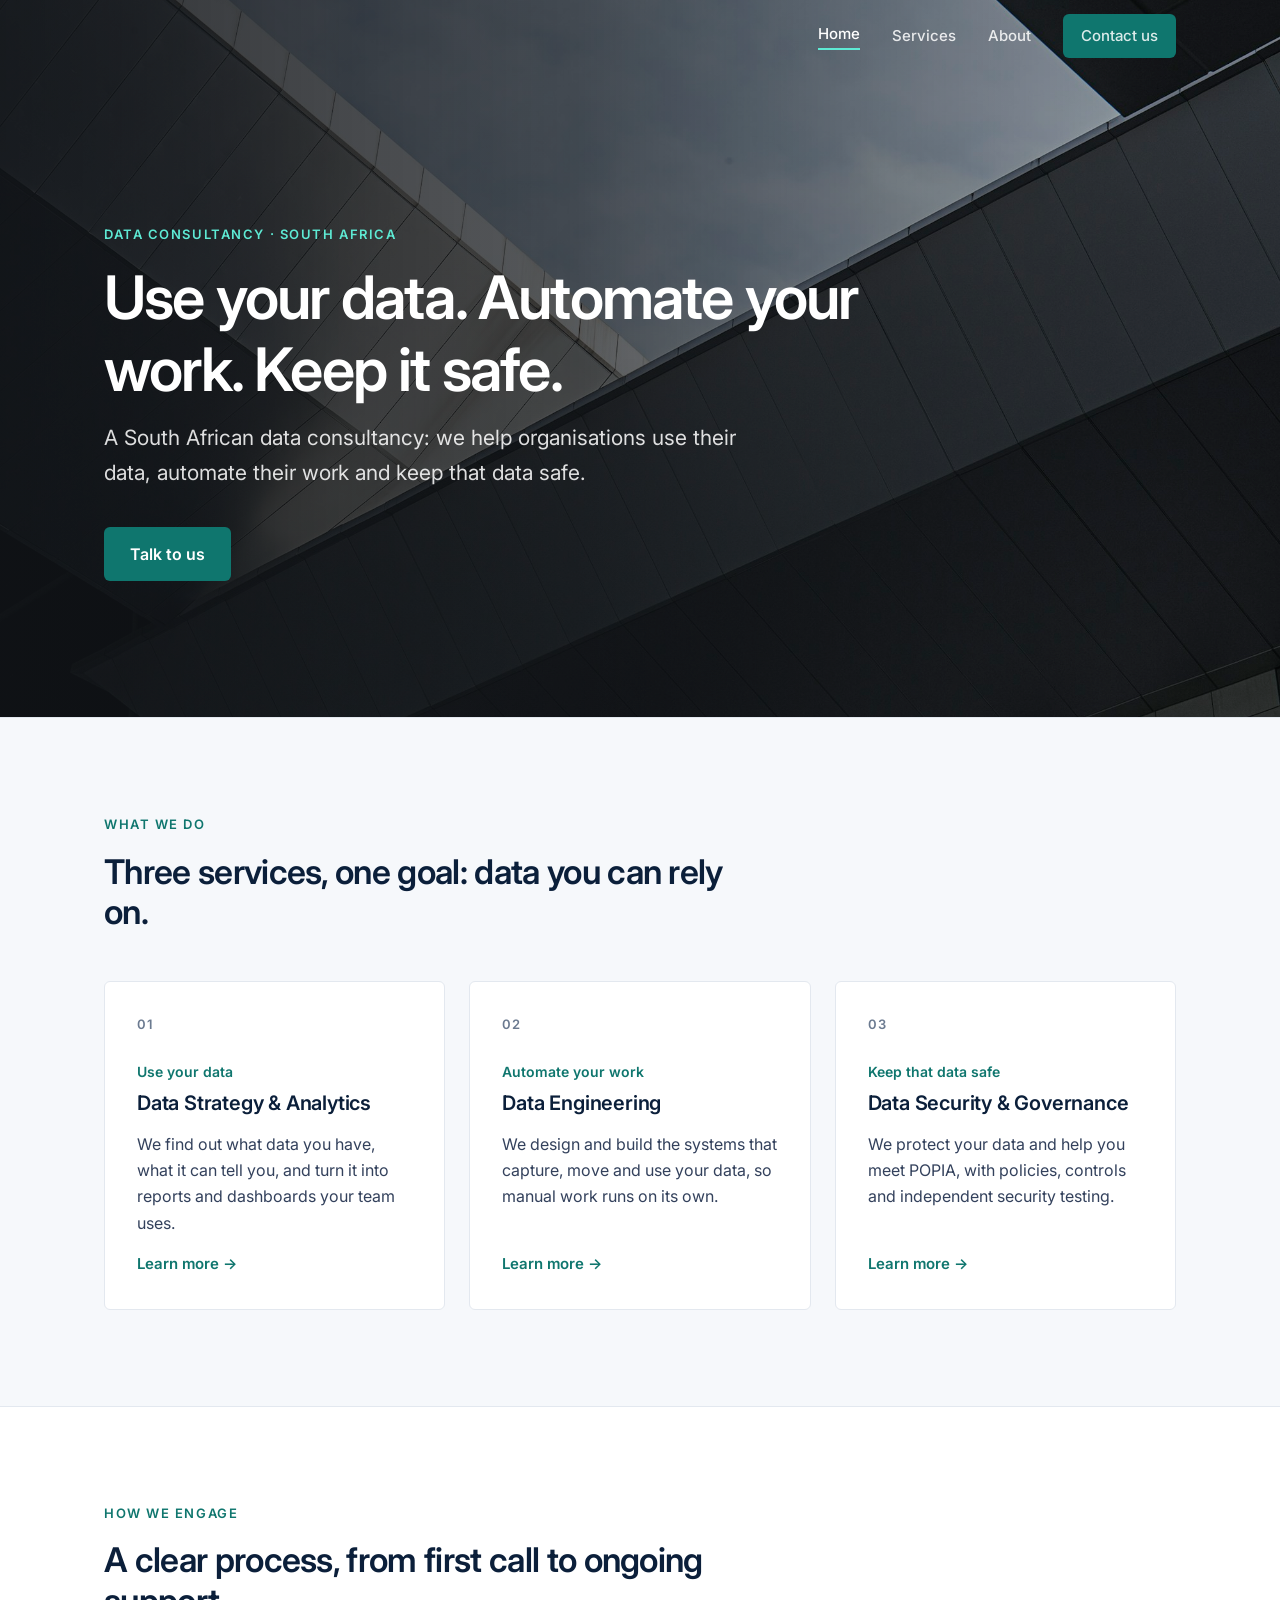
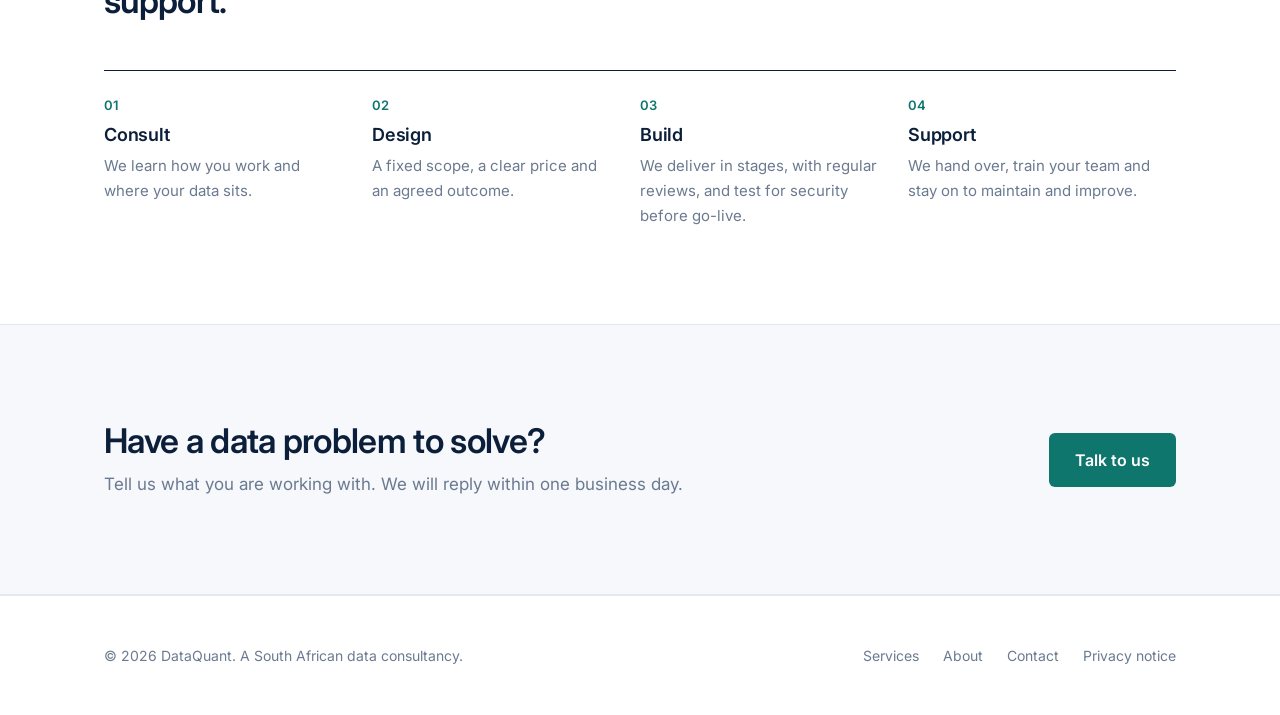
<file: index.html>
<!doctype html>
<html lang="en-ZA">
<head>
  <meta charset="utf-8">
  <meta name="viewport" content="width=device-width, initial-scale=1">
  <title>DataQuant | Data consultancy, South Africa</title>
  <meta name="description" content="A South African data consultancy: we help organisations use their data, automate their work and keep that data safe.">
  <link rel="preconnect" href="https://fonts.googleapis.com">
  <link rel="preconnect" href="https://fonts.gstatic.com" crossorigin>
  <link href="https://fonts.googleapis.com/css2?family=Inter:wght@400;500;600;700&display=swap" rel="stylesheet">
  <link rel="stylesheet" href="assets/styles.css">
</head>
<body>
  <header class="site-header site-header--overlay">
    <div class="container">
      <button class="nav-toggle" aria-label="Open menu" aria-expanded="false" onclick="var n=document.querySelector('.nav');n.classList.toggle('open');this.setAttribute('aria-expanded',n.classList.contains('open'))">
        <svg width="24" height="24" viewBox="0 0 24 24" fill="none" stroke="currentColor" stroke-width="2"><path d="M3 6h18M3 12h18M3 18h18"/></svg>
      </button>
      <nav class="nav" aria-label="Main">
        <a href="index.html" aria-current="page">Home</a>
        <a href="services.html">Services</a>
        <a href="about.html">About</a>
        <a class="btn btn-small" href="contact.html">Contact us</a>
      </nav>
    </div>
  </header>

  <main>
    <section class="hero hero-photo">
      <div class="container">
        <span class="eyebrow">Data consultancy &middot; South Africa</span>
        <h1>Use your data. Automate your work. Keep it safe.</h1>
        <p class="lead">A South African data consultancy: we help organisations use their data, automate their work and keep that data safe.</p>
        <a class="btn" href="contact.html">Talk to us</a>
      </div>
    </section>

    <section class="section-soft">
      <div class="container">
        <div class="section-head">
          <span class="eyebrow">What we do</span>
          <h2>Three services, one goal: data you can rely on.</h2>
        </div>
        <div class="grid-3">
          <article class="card">
            <div class="num">01</div>
            <div class="promise">Use your data</div>
            <h3>Data Strategy &amp; Analytics</h3>
            <p>We find out what data you have, what it can tell you, and turn it into reports and dashboards your team uses.</p>
            <a class="link-arrow" href="services.html#strategy">Learn more</a>
          </article>
          <article class="card">
            <div class="num">02</div>
            <div class="promise">Automate your work</div>
            <h3>Data Engineering</h3>
            <p>We design and build the systems that capture, move and use your data, so manual work runs on its own.</p>
            <a class="link-arrow" href="services.html#engineering">Learn more</a>
          </article>
          <article class="card">
            <div class="num">03</div>
            <div class="promise">Keep that data safe</div>
            <h3>Data Security &amp; Governance</h3>
            <p>We protect your data and help you meet POPIA, with policies, controls and independent security testing.</p>
            <a class="link-arrow" href="services.html#security">Learn more</a>
          </article>
        </div>
      </div>
    </section>

    <section>
      <div class="container">
        <div class="section-head">
          <span class="eyebrow">How we engage</span>
          <h2>A clear process, from first call to ongoing support.</h2>
        </div>
        <div class="steps">
          <div class="step"><span class="num">01</span><h3>Consult</h3><p>We learn how you work and where your data sits.</p></div>
          <div class="step"><span class="num">02</span><h3>Design</h3><p>A fixed scope, a clear price and an agreed outcome.</p></div>
          <div class="step"><span class="num">03</span><h3>Build</h3><p>We deliver in stages, with regular reviews, and test for security before go-live.</p></div>
          <div class="step"><span class="num">04</span><h3>Support</h3><p>We hand over, train your team and stay on to maintain and improve.</p></div>
        </div>
      </div>
    </section>

    <section class="section-soft cta">
      <div class="container">
        <div>
          <h2>Have a data problem to solve?</h2>
          <p>Tell us what you are working with. We will reply within one business day.</p>
        </div>
        <a class="btn" href="contact.html">Talk to us</a>
      </div>
    </section>
  </main>

  <footer class="site-footer">
    <div class="container">
      <div>&copy; 2026 DataQuant. A South African data consultancy.</div>
      <div class="footer-links">
        <a href="services.html">Services</a>
        <a href="about.html">About</a>
        <a href="contact.html">Contact</a>
        <a href="privacy.html">Privacy notice</a>
      </div>
    </div>
  </footer>
</body>
</html>
</file>
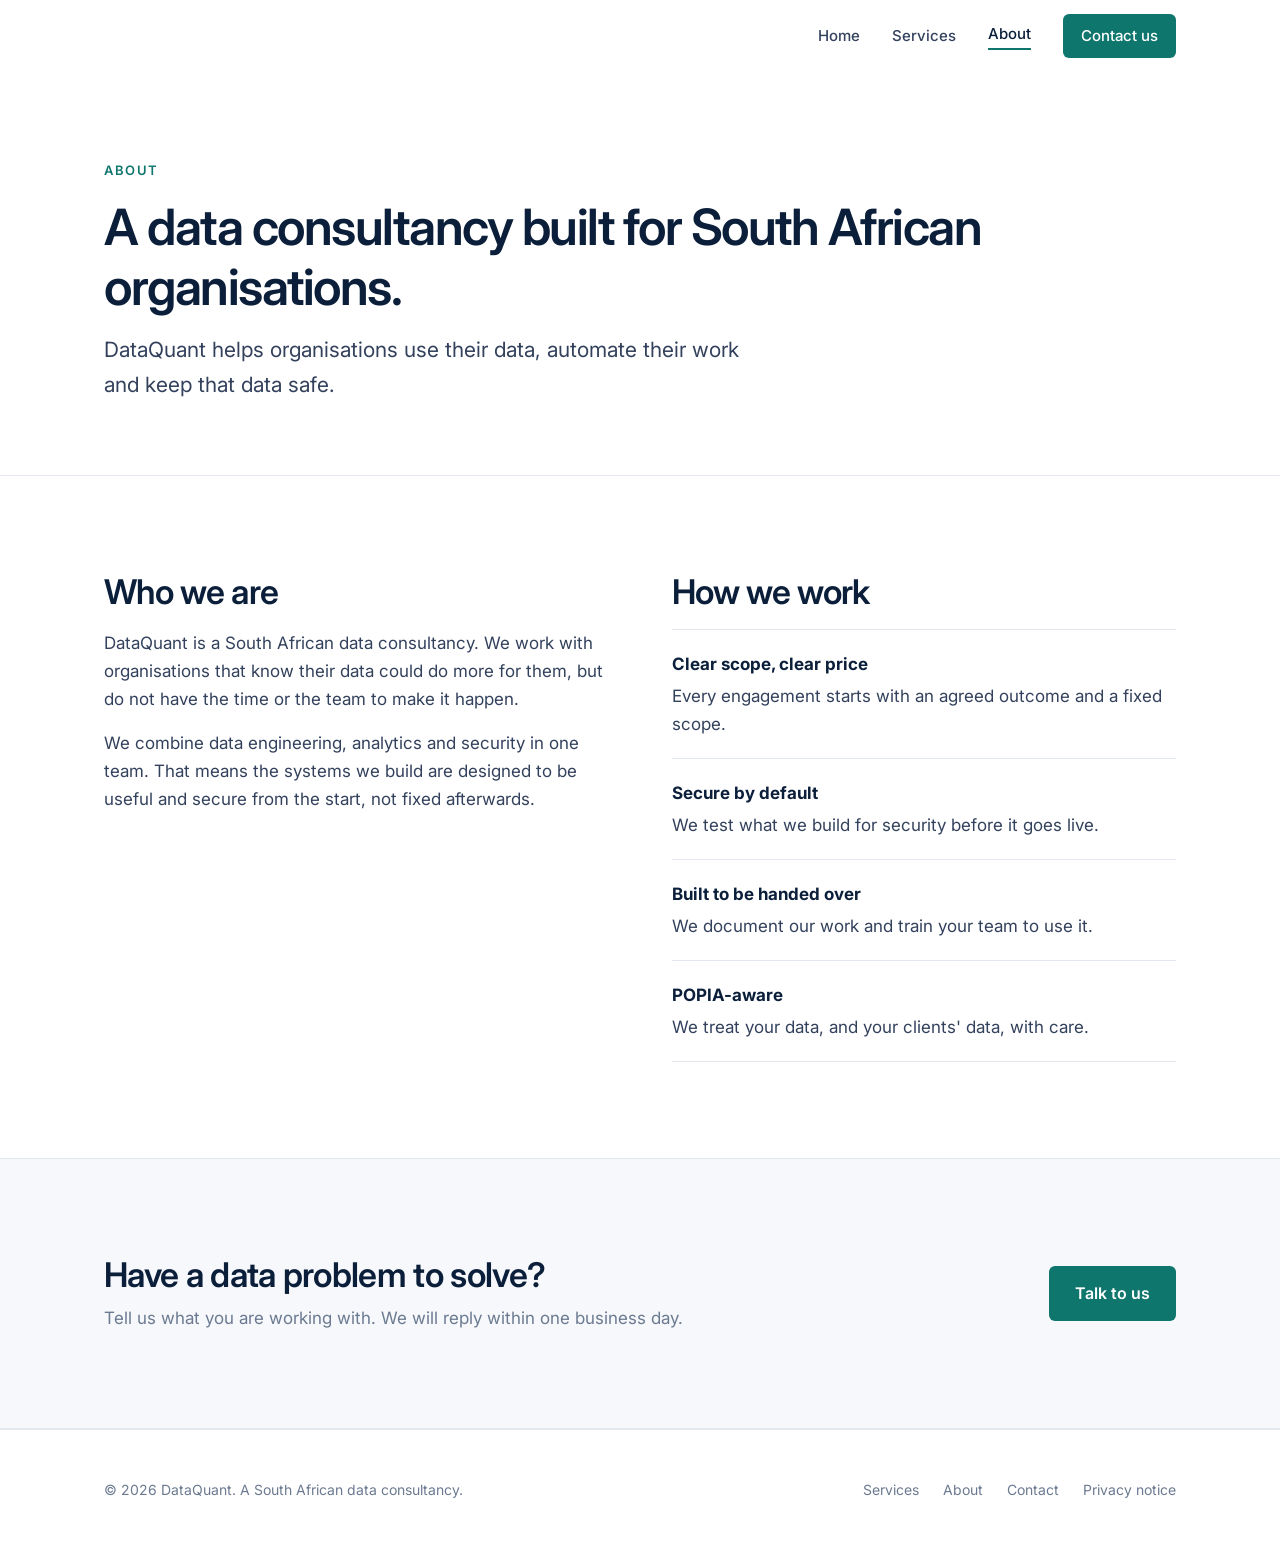
<file: about.html>
<!doctype html>
<html lang="en-ZA">
<head>
  <meta charset="utf-8">
  <meta name="viewport" content="width=device-width, initial-scale=1">
  <title>About | DataQuant</title>
  <meta name="description" content="A South African data consultancy: we help organisations use their data, automate their work and keep that data safe.">
  <link rel="preconnect" href="https://fonts.googleapis.com">
  <link rel="preconnect" href="https://fonts.gstatic.com" crossorigin>
  <link href="https://fonts.googleapis.com/css2?family=Inter:wght@400;500;600;700&display=swap" rel="stylesheet">
  <link rel="stylesheet" href="assets/styles.css">
</head>
<body>
  <header class="site-header">
    <div class="container">
      <button class="nav-toggle" aria-label="Open menu" aria-expanded="false" onclick="var n=document.querySelector('.nav');n.classList.toggle('open');this.setAttribute('aria-expanded',n.classList.contains('open'))">
        <svg width="24" height="24" viewBox="0 0 24 24" fill="none" stroke="currentColor" stroke-width="2"><path d="M3 6h18M3 12h18M3 18h18"/></svg>
      </button>
      <nav class="nav" aria-label="Main">
        <a href="index.html">Home</a>
        <a href="services.html">Services</a>
        <a href="about.html" aria-current="page">About</a>
        <a class="btn btn-small" href="contact.html">Contact us</a>
      </nav>
    </div>
  </header>

  <main>
    <section class="page-head">
      <div class="container">
        <span class="eyebrow">About</span>
        <h1>A data consultancy built for South African organisations.</h1>
        <p class="lead">DataQuant helps organisations use their data, automate their work and keep that data safe.</p>
      </div>
    </section>

    <section>
      <div class="container two-col">
        <div>
          <h2>Who we are</h2>
          <p>DataQuant is a South African data consultancy. We work with organisations that know their data could do more for them, but do not have the time or the team to make it happen.</p>
          <p>We combine data engineering, analytics and security in one team. That means the systems we build are designed to be useful and secure from the start, not fixed afterwards.</p>
        </div>
        <div>
          <h2>How we work</h2>
          <ul class="principles">
            <li><strong>Clear scope, clear price</strong>Every engagement starts with an agreed outcome and a fixed scope.</li>
            <li><strong>Secure by default</strong>We test what we build for security before it goes live.</li>
            <li><strong>Built to be handed over</strong>We document our work and train your team to use it.</li>
            <li><strong>POPIA-aware</strong>We treat your data, and your clients' data, with care.</li>
          </ul>
        </div>
      </div>
    </section>

    <section class="section-soft cta">
      <div class="container">
        <div>
          <h2>Have a data problem to solve?</h2>
          <p>Tell us what you are working with. We will reply within one business day.</p>
        </div>
        <a class="btn" href="contact.html">Talk to us</a>
      </div>
    </section>
  </main>

  <footer class="site-footer">
    <div class="container">
      <div>&copy; 2026 DataQuant. A South African data consultancy.</div>
      <div class="footer-links">
        <a href="services.html">Services</a>
        <a href="about.html">About</a>
        <a href="contact.html">Contact</a>
        <a href="privacy.html">Privacy notice</a>
      </div>
    </div>
  </footer>
</body>
</html>
</file>
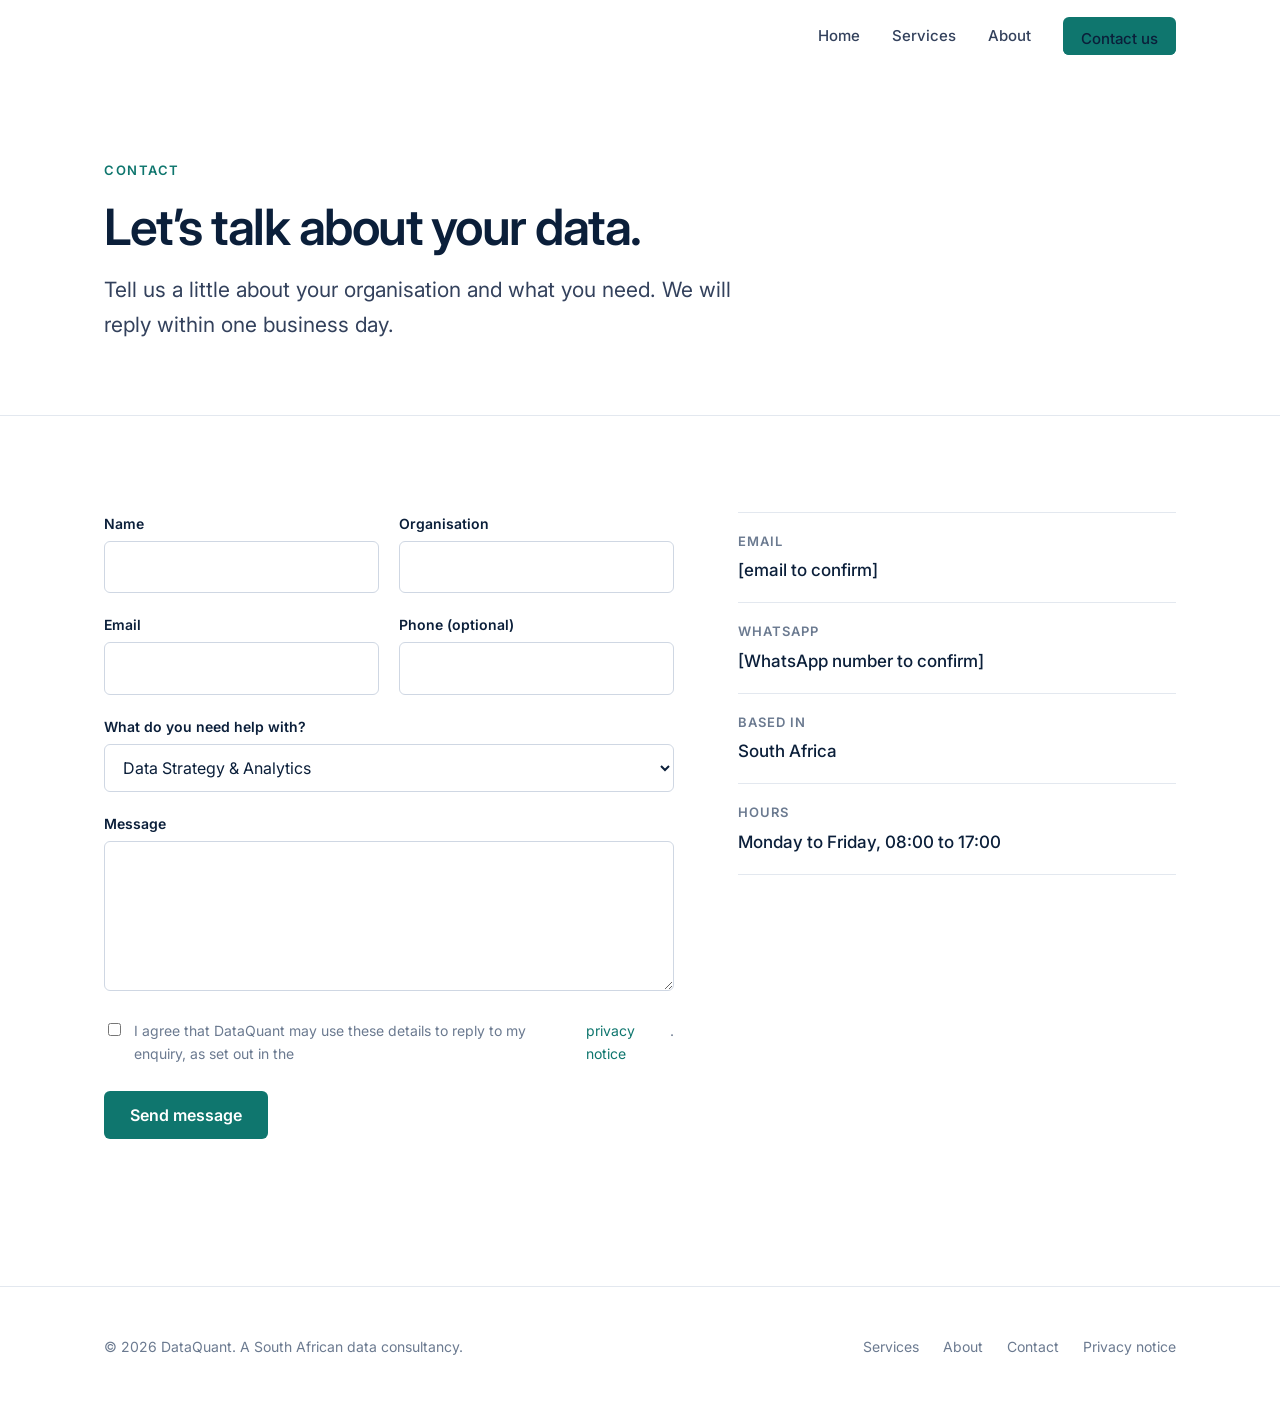
<file: contact.html>
<!doctype html>
<html lang="en-ZA">
<head>
  <meta charset="utf-8">
  <meta name="viewport" content="width=device-width, initial-scale=1">
  <title>Contact | DataQuant</title>
  <meta name="description" content="Talk to DataQuant about your data.">
  <link rel="preconnect" href="https://fonts.googleapis.com">
  <link rel="preconnect" href="https://fonts.gstatic.com" crossorigin>
  <link href="https://fonts.googleapis.com/css2?family=Inter:wght@400;500;600;700&display=swap" rel="stylesheet">
  <link rel="stylesheet" href="assets/styles.css">
</head>
<body>
  <header class="site-header">
    <div class="container">
      <button class="nav-toggle" aria-label="Open menu" aria-expanded="false" onclick="var n=document.querySelector('.nav');n.classList.toggle('open');this.setAttribute('aria-expanded',n.classList.contains('open'))">
        <svg width="24" height="24" viewBox="0 0 24 24" fill="none" stroke="currentColor" stroke-width="2"><path d="M3 6h18M3 12h18M3 18h18"/></svg>
      </button>
      <nav class="nav" aria-label="Main">
        <a href="index.html">Home</a>
        <a href="services.html">Services</a>
        <a href="about.html">About</a>
        <a class="btn btn-small" href="contact.html" aria-current="page">Contact us</a>
      </nav>
    </div>
  </header>

  <main>
    <section class="page-head">
      <div class="container">
        <span class="eyebrow">Contact</span>
        <h1>Let&rsquo;s talk about your data.</h1>
        <p class="lead">Tell us a little about your organisation and what you need. We will reply within one business day.</p>
      </div>
    </section>

    <section>
      <div class="container contact-grid">
        <form id="contact-form" novalidate>
          <div class="row-2">
            <div><label for="name">Name</label><input id="name" name="name" autocomplete="name" required></div>
            <div><label for="org">Organisation</label><input id="org" name="organisation" autocomplete="organization"></div>
          </div>
          <div class="row-2">
            <div><label for="email">Email</label><input id="email" name="email" type="email" autocomplete="email" required></div>
            <div><label for="phone">Phone (optional)</label><input id="phone" name="phone" type="tel" autocomplete="tel"></div>
          </div>
          <div>
            <label for="service">What do you need help with?</label>
            <select id="service" name="service">
              <option>Data Strategy &amp; Analytics</option>
              <option>Data Engineering</option>
              <option>Data Security &amp; Governance</option>
              <option>Not sure yet</option>
            </select>
          </div>
          <div><label for="message">Message</label><textarea id="message" name="message" required></textarea></div>
          <label class="consent"><input type="checkbox" id="consent" required> I agree that DataQuant may use these details to reply to my enquiry, as set out in the <a href="privacy.html">privacy notice</a>.</label>
          <div><button class="btn" type="submit">Send message</button></div>
          <p class="form-status" id="form-status" role="status"></p>
        </form>

        <aside>
          <ul class="details">
            <li><span class="k">Email</span><span class="v">[email to confirm]</span></li>
            <li><span class="k">WhatsApp</span><span class="v">[WhatsApp number to confirm]</span></li>
            <li><span class="k">Based in</span><span class="v">South Africa</span></li>
            <li><span class="k">Hours</span><span class="v">Monday to Friday, 08:00 to 17:00</span></li>
          </ul>
        </aside>
      </div>
    </section>
    <script>
      document.getElementById('contact-form').addEventListener('submit', function (e) {
        e.preventDefault();
        var f = e.target, s = document.getElementById('form-status');
        if (!f.checkValidity()) { s.textContent = 'Please fill in your name, email, message and tick the consent box.'; return; }
        // TODO: replace with a form endpoint (e.g. a Cloudflare Pages Function) once hosting is set up.
        s.textContent = 'Thank you. Your message is ready to send; the form will be connected when the site goes live.';
        f.reset();
      });
    </script>
  </main>

  <footer class="site-footer">
    <div class="container">
      <div>&copy; 2026 DataQuant. A South African data consultancy.</div>
      <div class="footer-links">
        <a href="services.html">Services</a>
        <a href="about.html">About</a>
        <a href="contact.html">Contact</a>
        <a href="privacy.html">Privacy notice</a>
      </div>
    </div>
  </footer>
</body>
</html>
</file>
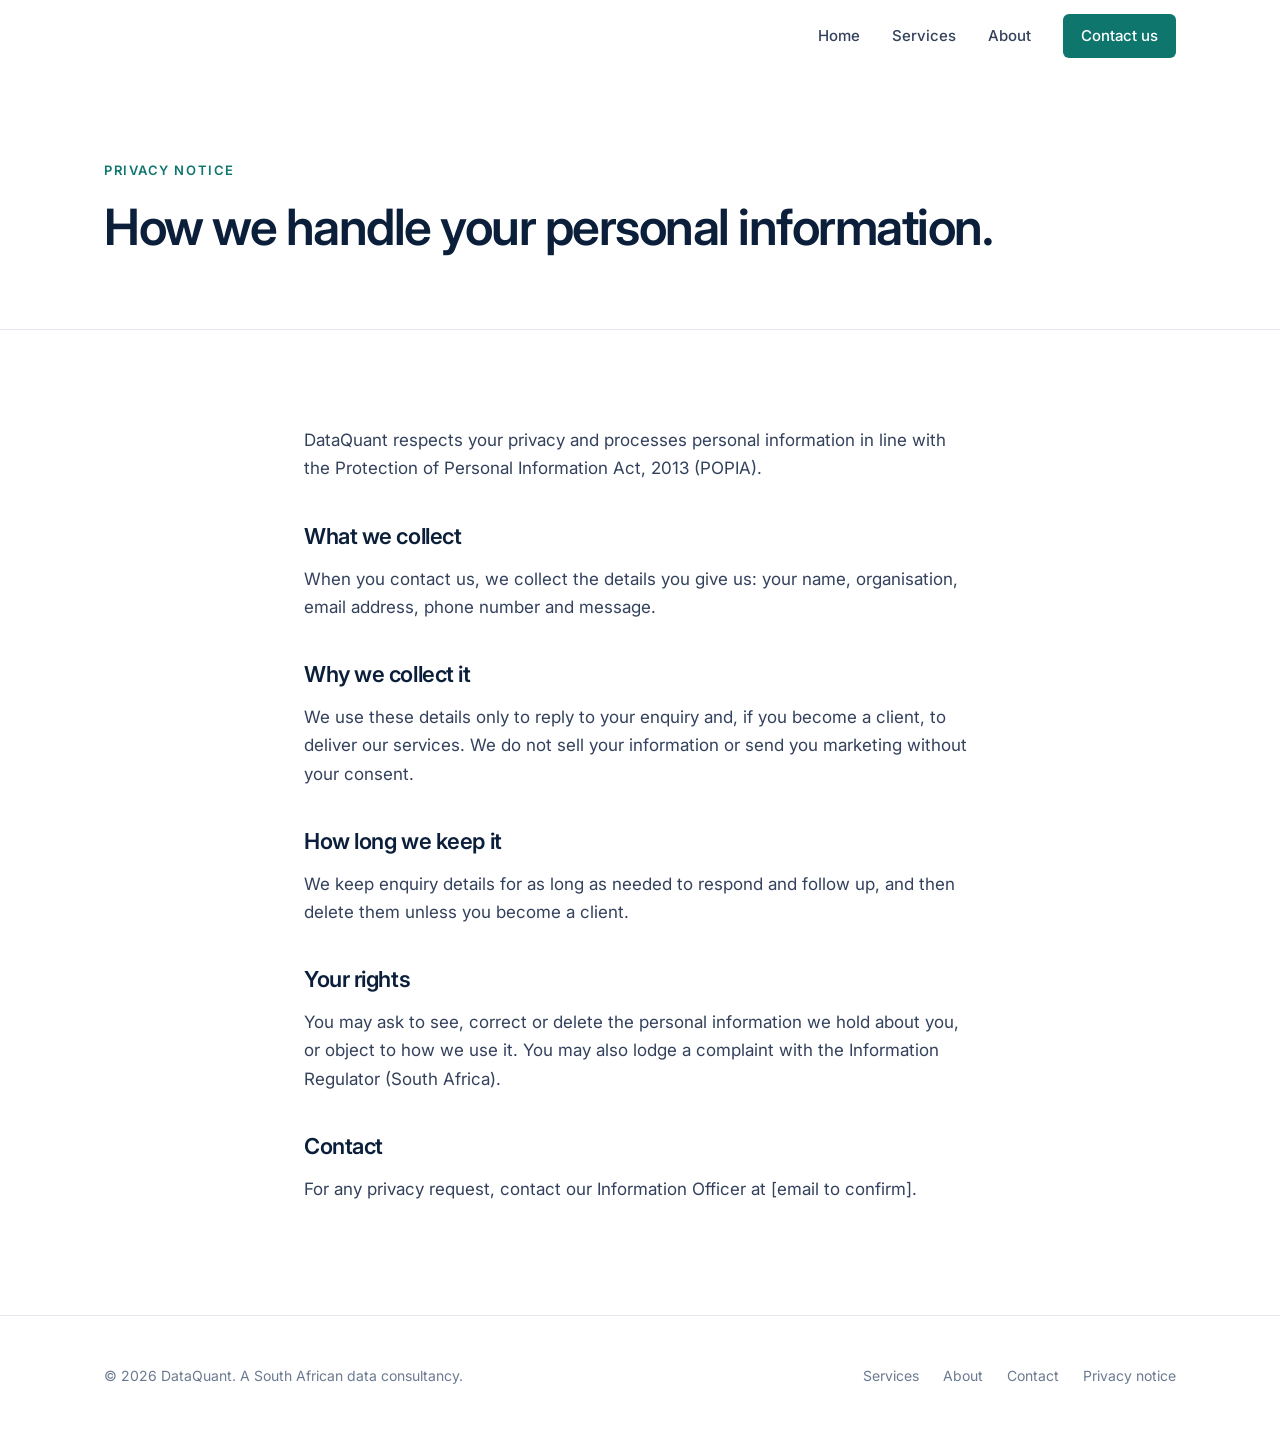
<file: privacy.html>
<!doctype html>
<html lang="en-ZA">
<head>
  <meta charset="utf-8">
  <meta name="viewport" content="width=device-width, initial-scale=1">
  <title>Privacy notice | DataQuant</title>
  <meta name="description" content="How DataQuant handles personal information under POPIA.">
  <link rel="preconnect" href="https://fonts.googleapis.com">
  <link rel="preconnect" href="https://fonts.gstatic.com" crossorigin>
  <link href="https://fonts.googleapis.com/css2?family=Inter:wght@400;500;600;700&display=swap" rel="stylesheet">
  <link rel="stylesheet" href="assets/styles.css">
</head>
<body>
  <header class="site-header">
    <div class="container">
      <button class="nav-toggle" aria-label="Open menu" aria-expanded="false" onclick="var n=document.querySelector('.nav');n.classList.toggle('open');this.setAttribute('aria-expanded',n.classList.contains('open'))">
        <svg width="24" height="24" viewBox="0 0 24 24" fill="none" stroke="currentColor" stroke-width="2"><path d="M3 6h18M3 12h18M3 18h18"/></svg>
      </button>
      <nav class="nav" aria-label="Main">
        <a href="index.html">Home</a>
        <a href="services.html">Services</a>
        <a href="about.html">About</a>
        <a class="btn btn-small" href="contact.html">Contact us</a>
      </nav>
    </div>
  </header>

  <main>
    <section class="page-head">
      <div class="container">
        <span class="eyebrow">Privacy notice</span>
        <h1>How we handle your personal information.</h1>
      </div>
    </section>
    <section>
      <div class="container prose">
        <p>DataQuant respects your privacy and processes personal information in line with the Protection of Personal Information Act, 2013 (POPIA).</p>
        <h2>What we collect</h2>
        <p>When you contact us, we collect the details you give us: your name, organisation, email address, phone number and message.</p>
        <h2>Why we collect it</h2>
        <p>We use these details only to reply to your enquiry and, if you become a client, to deliver our services. We do not sell your information or send you marketing without your consent.</p>
        <h2>How long we keep it</h2>
        <p>We keep enquiry details for as long as needed to respond and follow up, and then delete them unless you become a client.</p>
        <h2>Your rights</h2>
        <p>You may ask to see, correct or delete the personal information we hold about you, or object to how we use it. You may also lodge a complaint with the Information Regulator (South Africa).</p>
        <h2>Contact</h2>
        <p>For any privacy request, contact our Information Officer at [email to confirm].</p>
      </div>
    </section>
  </main>

  <footer class="site-footer">
    <div class="container">
      <div>&copy; 2026 DataQuant. A South African data consultancy.</div>
      <div class="footer-links">
        <a href="services.html">Services</a>
        <a href="about.html">About</a>
        <a href="contact.html">Contact</a>
        <a href="privacy.html">Privacy notice</a>
      </div>
    </div>
  </footer>
</body>
</html>
</file>
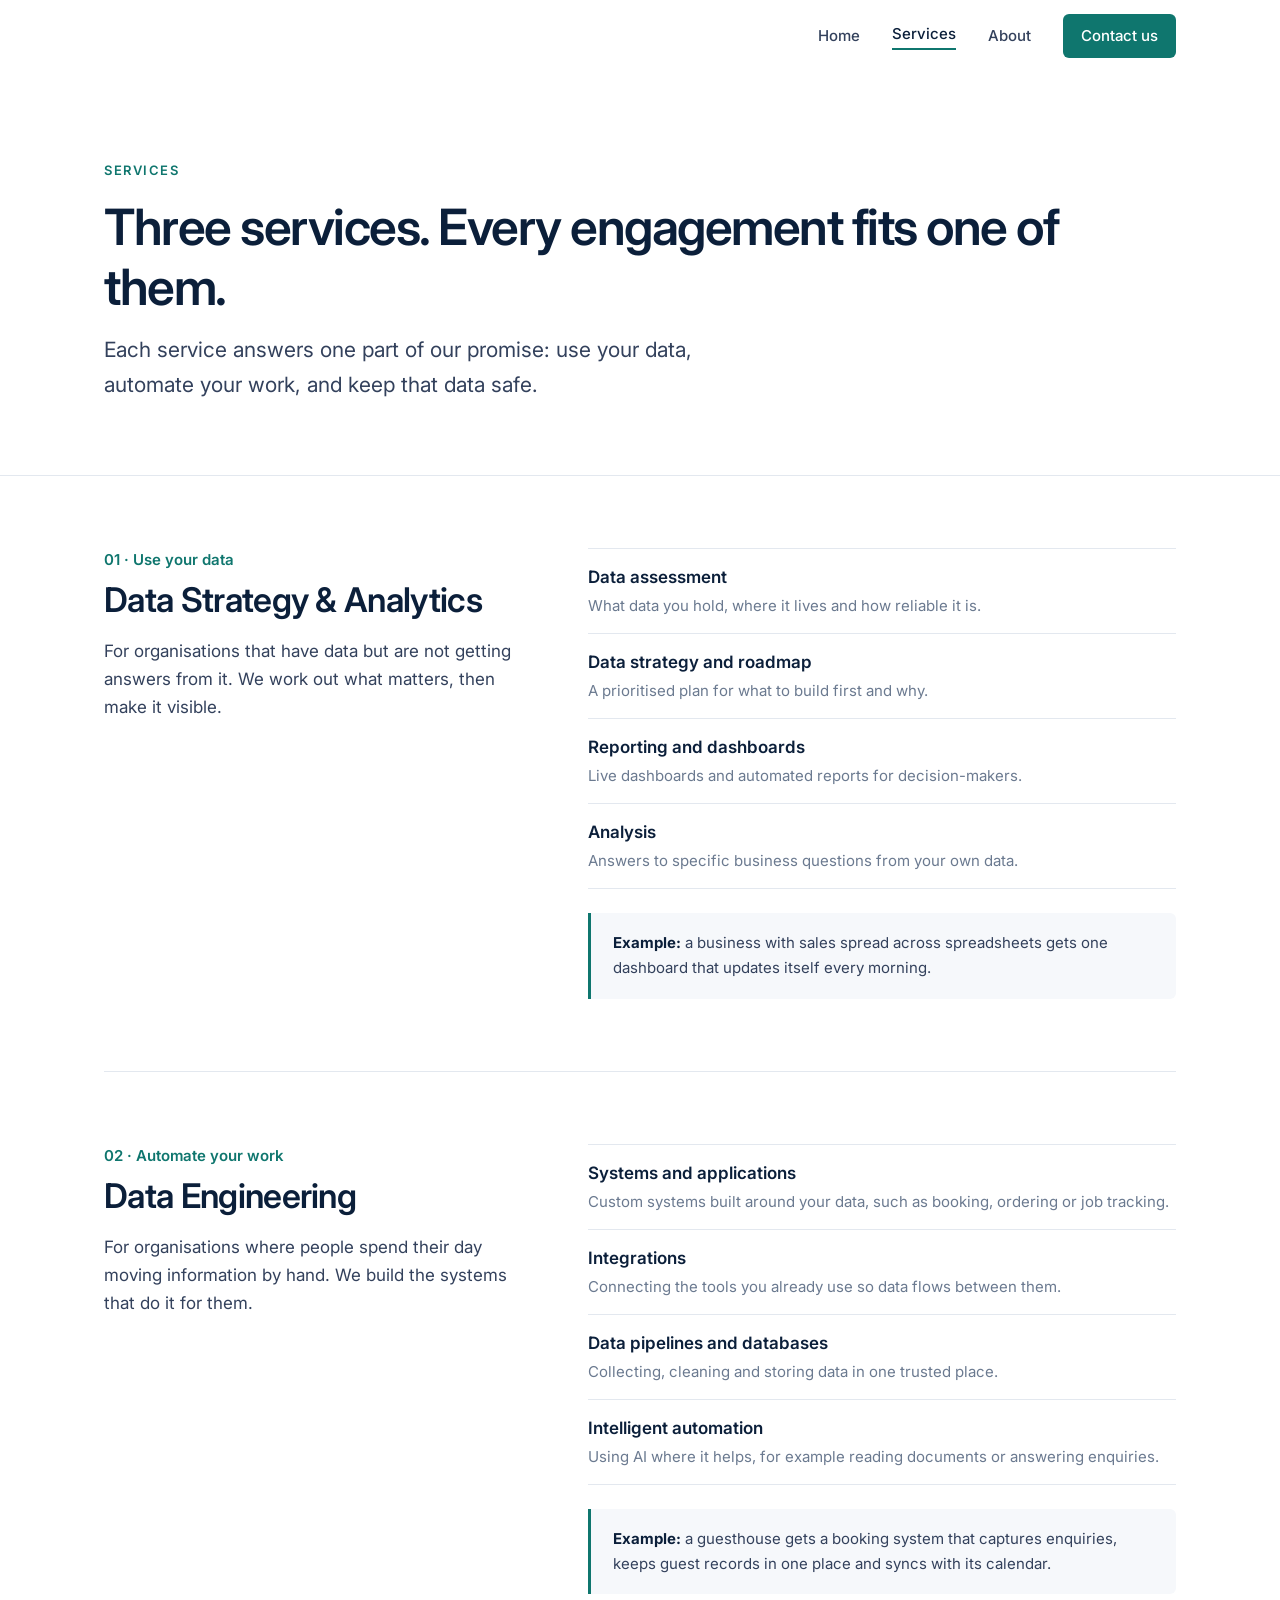
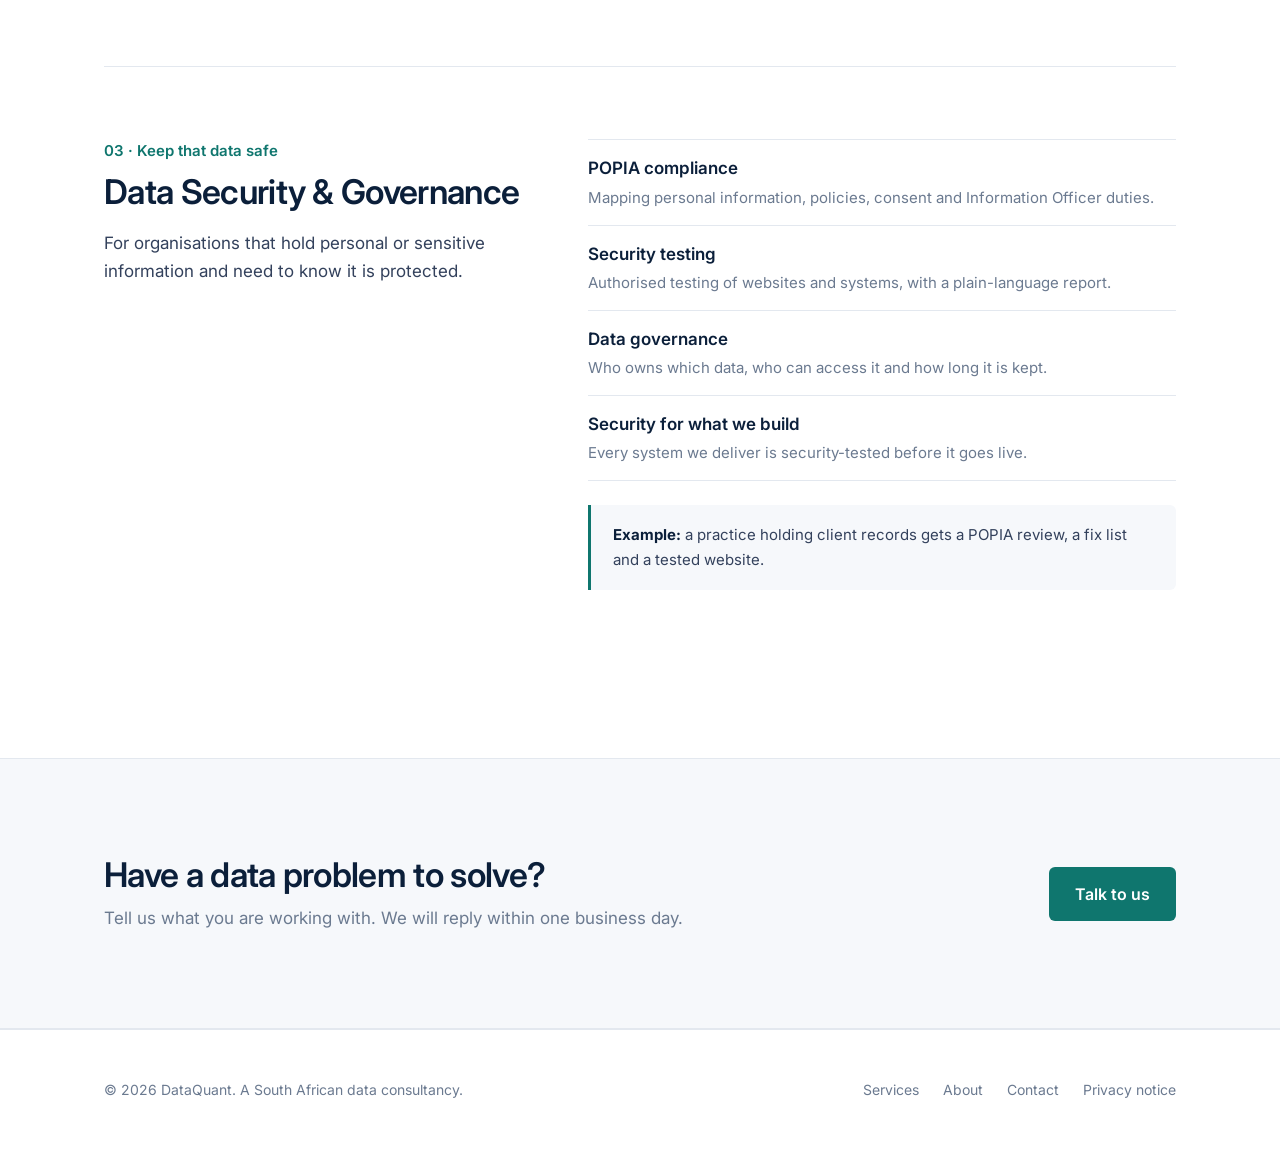
<file: services.html>
<!doctype html>
<html lang="en-ZA">
<head>
  <meta charset="utf-8">
  <meta name="viewport" content="width=device-width, initial-scale=1">
  <title>Services | DataQuant</title>
  <meta name="description" content="Data Strategy & Analytics, Data Engineering, and Data Security & Governance for South African organisations.">
  <link rel="preconnect" href="https://fonts.googleapis.com">
  <link rel="preconnect" href="https://fonts.gstatic.com" crossorigin>
  <link href="https://fonts.googleapis.com/css2?family=Inter:wght@400;500;600;700&display=swap" rel="stylesheet">
  <link rel="stylesheet" href="assets/styles.css">
</head>
<body>
  <header class="site-header">
    <div class="container">
      <button class="nav-toggle" aria-label="Open menu" aria-expanded="false" onclick="var n=document.querySelector('.nav');n.classList.toggle('open');this.setAttribute('aria-expanded',n.classList.contains('open'))">
        <svg width="24" height="24" viewBox="0 0 24 24" fill="none" stroke="currentColor" stroke-width="2"><path d="M3 6h18M3 12h18M3 18h18"/></svg>
      </button>
      <nav class="nav" aria-label="Main">
        <a href="index.html">Home</a>
        <a href="services.html" aria-current="page">Services</a>
        <a href="about.html">About</a>
        <a class="btn btn-small" href="contact.html">Contact us</a>
      </nav>
    </div>
  </header>

  <main>
    <section class="page-head">
      <div class="container">
        <span class="eyebrow">Services</span>
        <h1>Three services. Every engagement fits one of them.</h1>
        <p class="lead">Each service answers one part of our promise: use your data, automate your work, and keep that data safe.</p>
      </div>
    </section>

    <section style="padding-top:0">
      <div class="container">
      <div class="service" id="strategy">
        <div>
          <div class="promise">01 &middot; Use your data</div>
          <h2>Data Strategy &amp; Analytics</h2>
          <p>For organisations that have data but are not getting answers from it. We work out what matters, then make it visible.</p>
        </div>
        <div>
          <ul>
              <li><strong>Data assessment</strong><span>What data you hold, where it lives and how reliable it is.</span></li>
              <li><strong>Data strategy and roadmap</strong><span>A prioritised plan for what to build first and why.</span></li>
              <li><strong>Reporting and dashboards</strong><span>Live dashboards and automated reports for decision-makers.</span></li>
              <li><strong>Analysis</strong><span>Answers to specific business questions from your own data.</span></li>
          </ul>
          <div class="example"><strong>Example:</strong> a business with sales spread across spreadsheets gets one dashboard that updates itself every morning.</div>
        </div>
      </div>
      <div class="service" id="engineering">
        <div>
          <div class="promise">02 &middot; Automate your work</div>
          <h2>Data Engineering</h2>
          <p>For organisations where people spend their day moving information by hand. We build the systems that do it for them.</p>
        </div>
        <div>
          <ul>
              <li><strong>Systems and applications</strong><span>Custom systems built around your data, such as booking, ordering or job tracking.</span></li>
              <li><strong>Integrations</strong><span>Connecting the tools you already use so data flows between them.</span></li>
              <li><strong>Data pipelines and databases</strong><span>Collecting, cleaning and storing data in one trusted place.</span></li>
              <li><strong>Intelligent automation</strong><span>Using AI where it helps, for example reading documents or answering enquiries.</span></li>
          </ul>
          <div class="example"><strong>Example:</strong> a guesthouse gets a booking system that captures enquiries, keeps guest records in one place and syncs with its calendar.</div>
        </div>
      </div>
      <div class="service" id="security">
        <div>
          <div class="promise">03 &middot; Keep that data safe</div>
          <h2>Data Security &amp; Governance</h2>
          <p>For organisations that hold personal or sensitive information and need to know it is protected.</p>
        </div>
        <div>
          <ul>
              <li><strong>POPIA compliance</strong><span>Mapping personal information, policies, consent and Information Officer duties.</span></li>
              <li><strong>Security testing</strong><span>Authorised testing of websites and systems, with a plain-language report.</span></li>
              <li><strong>Data governance</strong><span>Who owns which data, who can access it and how long it is kept.</span></li>
              <li><strong>Security for what we build</strong><span>Every system we deliver is security-tested before it goes live.</span></li>
          </ul>
          <div class="example"><strong>Example:</strong> a practice holding client records gets a POPIA review, a fix list and a tested website.</div>
        </div>
      </div>
      </div>
    </section>

    <section class="section-soft cta">
      <div class="container">
        <div>
          <h2>Have a data problem to solve?</h2>
          <p>Tell us what you are working with. We will reply within one business day.</p>
        </div>
        <a class="btn" href="contact.html">Talk to us</a>
      </div>
    </section>
  </main>

  <footer class="site-footer">
    <div class="container">
      <div>&copy; 2026 DataQuant. A South African data consultancy.</div>
      <div class="footer-links">
        <a href="services.html">Services</a>
        <a href="about.html">About</a>
        <a href="contact.html">Contact</a>
        <a href="privacy.html">Privacy notice</a>
      </div>
    </div>
  </footer>
</body>
</html>
</file>
<file: assets/styles.css>
/* DataQuant — minimal corporate styles */
:root {
  --ink: #0b1f3a;        /* navy: headings, logo */
  --text: #33415c;       /* body text */
  --muted: #6b7a90;      /* secondary text */
  --line: #e3e8ef;       /* hairlines */
  --bg: #ffffff;
  --bg-soft: #f6f8fb;
  --accent: #0f766e;     /* teal: buttons, links */
  --accent-dark: #0b5c56;
  --max: 1120px;
  --radius: 6px;
  --font: "Inter", system-ui, -apple-system, "Segoe UI", Roboto, sans-serif;
}

* { box-sizing: border-box; }
html { -webkit-text-size-adjust: 100%; }
body {
  margin: 0;
  font-family: var(--font);
  font-size: 17px;
  line-height: 1.65;
  color: var(--text);
  background: var(--bg);
}
img { max-width: 100%; display: block; }
a { color: var(--accent); text-decoration: none; }
a:hover { text-decoration: underline; }

h1, h2, h3 { color: var(--ink); line-height: 1.2; margin: 0 0 16px; font-weight: 600; letter-spacing: -0.02em; }
h1 { font-size: clamp(36px, 5.2vw, 60px); letter-spacing: -0.03em; }
h2 { font-size: clamp(26px, 3vw, 34px); }
h3 { font-size: 20px; letter-spacing: -0.01em; }
p { margin: 0 0 16px; }

.container { max-width: var(--max); margin: 0 auto; padding: 0 24px; }
.eyebrow {
  font-size: 13px; font-weight: 600; letter-spacing: 0.12em; text-transform: uppercase;
  color: var(--accent); margin-bottom: 16px; display: block;
}
.lead { font-size: clamp(18px, 2vw, 21px); color: var(--text); max-width: 640px; }
.muted { color: var(--muted); }

/* Header */
.site-header { border-bottom: 1px solid var(--line); background: var(--bg); position: sticky; top: 0; z-index: 10; }
.site-header .container { display: flex; align-items: center; justify-content: space-between; height: 72px; }
.logo { display: inline-flex; align-items: center; color: var(--ink); font-weight: 700; font-size: 21px; letter-spacing: -0.02em; }
.logo:hover { text-decoration: none; }
.nav { display: flex; align-items: center; gap: 32px; }
.nav a { color: var(--text); font-size: 15px; font-weight: 500; }
.nav a:hover, .nav a[aria-current="page"] { color: var(--ink); text-decoration: none; }
.nav a[aria-current="page"] { box-shadow: inset 0 -2px 0 var(--accent); padding-bottom: 4px; }
.nav-toggle { display: none; background: none; border: 0; padding: 8px; cursor: pointer; color: var(--ink); }

/* Buttons */
.btn {
  display: inline-block; background: var(--accent); color: #fff; font-weight: 600; font-size: 16px;
  padding: 14px 26px; border-radius: var(--radius); border: 0; cursor: pointer; font-family: inherit;
}
.btn:hover { background: var(--accent-dark); text-decoration: none; }
.btn-small { padding: 10px 18px; font-size: 15px; }
.nav .btn { color: #fff; }
.link-arrow { font-weight: 600; }
.link-arrow::after { content: " →"; }

/* Sections */
section { padding: 96px 0; }
.section-soft { background: var(--bg-soft); border-top: 1px solid var(--line); border-bottom: 1px solid var(--line); }
.hero { padding: 120px 0 104px; }
.hero h1 { max-width: 820px; }
.hero .lead { margin-bottom: 36px; }
.page-head { padding: 88px 0 56px; border-bottom: 1px solid var(--line); }
.page-head h1 { font-size: clamp(34px, 4.4vw, 50px); }
.section-head { max-width: 640px; margin-bottom: 48px; }

/* Service cards */
.grid-3 { display: grid; grid-template-columns: repeat(3, 1fr); gap: 24px; }
.card { background: var(--bg); border: 1px solid var(--line); border-radius: var(--radius); padding: 32px; display: flex; flex-direction: column; }
.card .num { font-size: 13px; font-weight: 600; color: var(--muted); letter-spacing: 0.08em; margin-bottom: 24px; }
.card .promise { color: var(--accent); font-size: 14px; font-weight: 600; margin-bottom: 8px; }
.card p { color: var(--text); font-size: 16px; }
.card .link-arrow { margin-top: auto; font-size: 15px; }

/* Engagement steps */
.steps { display: grid; grid-template-columns: repeat(4, 1fr); gap: 0; border-top: 1px solid var(--ink); }
.step { padding: 24px 24px 0 0; }
.step .num { font-size: 13px; font-weight: 600; color: var(--accent); margin-bottom: 8px; display: block; }
.step h3 { font-size: 18px; margin-bottom: 8px; }
.step p { font-size: 15px; color: var(--muted); margin: 0; }

/* Service detail */
.service { display: grid; grid-template-columns: 1fr 1.4fr; gap: 64px; padding: 72px 0; border-bottom: 1px solid var(--line); }
.service:last-of-type { border-bottom: 0; }
.service .promise { color: var(--accent); font-weight: 600; font-size: 15px; margin-bottom: 8px; }
.service ul { list-style: none; padding: 0; margin: 0 0 24px; }
.service li { padding: 14px 0; border-bottom: 1px solid var(--line); }
.service li:first-child { border-top: 1px solid var(--line); }
.service li strong { color: var(--ink); font-weight: 600; display: block; }
.service li span { color: var(--muted); font-size: 15px; }
.example { background: var(--bg-soft); border-left: 3px solid var(--accent); padding: 18px 22px; font-size: 15px; border-radius: 0 var(--radius) var(--radius) 0; }
.example strong { color: var(--ink); }

/* About */
.two-col { display: grid; grid-template-columns: 1fr 1fr; gap: 64px; }
.principles { list-style: none; padding: 0; margin: 0; }
.principles li { padding: 20px 0; border-bottom: 1px solid var(--line); }
.principles li:first-child { border-top: 1px solid var(--line); }
.principles strong { color: var(--ink); display: block; margin-bottom: 4px; }

/* CTA band */
.cta { text-align: left; }
.cta .container { display: flex; align-items: center; justify-content: space-between; gap: 32px; flex-wrap: wrap; }
.cta h2 { margin: 0 0 8px; }
.cta p { margin: 0; color: var(--muted); }

/* Contact */
.contact-grid { display: grid; grid-template-columns: 1.3fr 1fr; gap: 64px; }
form { display: grid; gap: 20px; }
label { display: block; font-size: 14px; font-weight: 600; color: var(--ink); margin-bottom: 6px; }
input, select, textarea {
  width: 100%; font: inherit; font-size: 16px; color: var(--ink); background: #fff;
  border: 1px solid #cfd7e3; border-radius: var(--radius); padding: 12px 14px;
}
input:focus, select:focus, textarea:focus { outline: 2px solid var(--accent); outline-offset: 1px; border-color: var(--accent); }
textarea { min-height: 150px; resize: vertical; }
.row-2 { display: grid; grid-template-columns: 1fr 1fr; gap: 20px; }
.consent { display: flex; gap: 10px; align-items: flex-start; font-size: 14px; color: var(--muted); font-weight: 400; }
.consent input { width: auto; margin-top: 4px; }
.details { list-style: none; padding: 0; margin: 0; }
.details li { padding: 18px 0; border-bottom: 1px solid var(--line); }
.details li:first-child { border-top: 1px solid var(--line); }
.details .k { display: block; font-size: 13px; font-weight: 600; color: var(--muted); text-transform: uppercase; letter-spacing: 0.08em; margin-bottom: 4px; }
.details .v { color: var(--ink); font-weight: 500; }
.form-note { font-size: 14px; color: var(--muted); }
.form-status { font-size: 15px; color: var(--accent); min-height: 1em; }

/* Prose (privacy) */
.prose { max-width: 720px; }
.prose h2 { font-size: 22px; margin-top: 40px; }

/* Footer */
.site-footer { border-top: 1px solid var(--line); padding: 48px 0; font-size: 14px; color: var(--muted); }
.site-footer .container { display: flex; justify-content: space-between; gap: 24px; flex-wrap: wrap; align-items: center; }
.footer-links { display: flex; gap: 24px; flex-wrap: wrap; }
.footer-links a { color: var(--muted); }

/* Responsive */
@media (max-width: 900px) {
  .grid-3, .service, .two-col, .contact-grid { grid-template-columns: 1fr; gap: 32px; }
  .steps { grid-template-columns: 1fr 1fr; row-gap: 32px; }
  section { padding: 72px 0; }
  .hero { padding: 80px 0 72px; }
  .service { padding: 56px 0; }
}
@media (max-width: 720px) {
  .container { padding: 0 16px; }
  .nav-toggle { display: block; }
  .nav { display: none; position: absolute; top: 72px; left: 0; right: 0; background: #fff; flex-direction: column; align-items: flex-start; gap: 0; padding: 8px 16px 20px; border-bottom: 1px solid var(--line); }
  .nav.open { display: flex; }
  .nav a { padding: 12px 0; width: 100%; }
  .nav a[aria-current="page"] { box-shadow: none; color: var(--accent); }
  .nav .btn { margin-top: 8px; width: auto; text-align: center; }
  .steps { grid-template-columns: 1fr; }
  .row-2 { grid-template-columns: 1fr; }
  .card { padding: 24px; }
}

/* Hero with office building photo */
.hero-photo {
  position: relative; color: #fff;
  background: linear-gradient(90deg, rgba(17,20,24,0.88) 0%, rgba(17,20,24,0.70) 45%, rgba(17,20,24,0.25) 100%),
              url("hero.jpg") center / cover no-repeat, #1a1d21;
  padding: 152px 0 136px;
}
.hero-photo h1 { color: #fff; }
.hero-photo .lead { color: rgba(255,255,255,0.86); }
.hero-photo .eyebrow { color: #5eead4; }
@media (max-width: 720px) {
  .hero-photo { padding: 96px 0 88px; background: linear-gradient(rgba(17,20,24,0.78), rgba(17,20,24,0.78)), url("hero.jpg") center / cover no-repeat, #1a1d21; }
}

/* Clear (transparent) nav bar, no name */
.site-header { background: transparent; border-bottom: 0; position: relative; }
.site-header .container { justify-content: flex-end; }
.site-header--overlay { position: absolute; top: 0; left: 0; right: 0; }
.site-header--overlay .nav a { color: rgba(255,255,255,0.85); }
.site-header--overlay .nav a:hover, .site-header--overlay .nav a[aria-current="page"] { color: #fff; }
.site-header--overlay .nav a[aria-current="page"] { box-shadow: inset 0 -2px 0 #5eead4; }
.site-header--overlay .nav-toggle { color: #fff; }
.hero-photo { padding-top: 224px; }
@media (max-width: 720px) {
  .hero-photo { padding-top: 152px; }
  .site-header--overlay .nav { background: #fff; border-radius: 0 0 8px 8px; }
  .site-header--overlay .nav a { color: var(--text); }
  .site-header--overlay .nav a[aria-current="page"] { color: var(--accent); box-shadow: none; }
  .site-header--overlay .nav .btn { color: #fff; }
}
</file>
